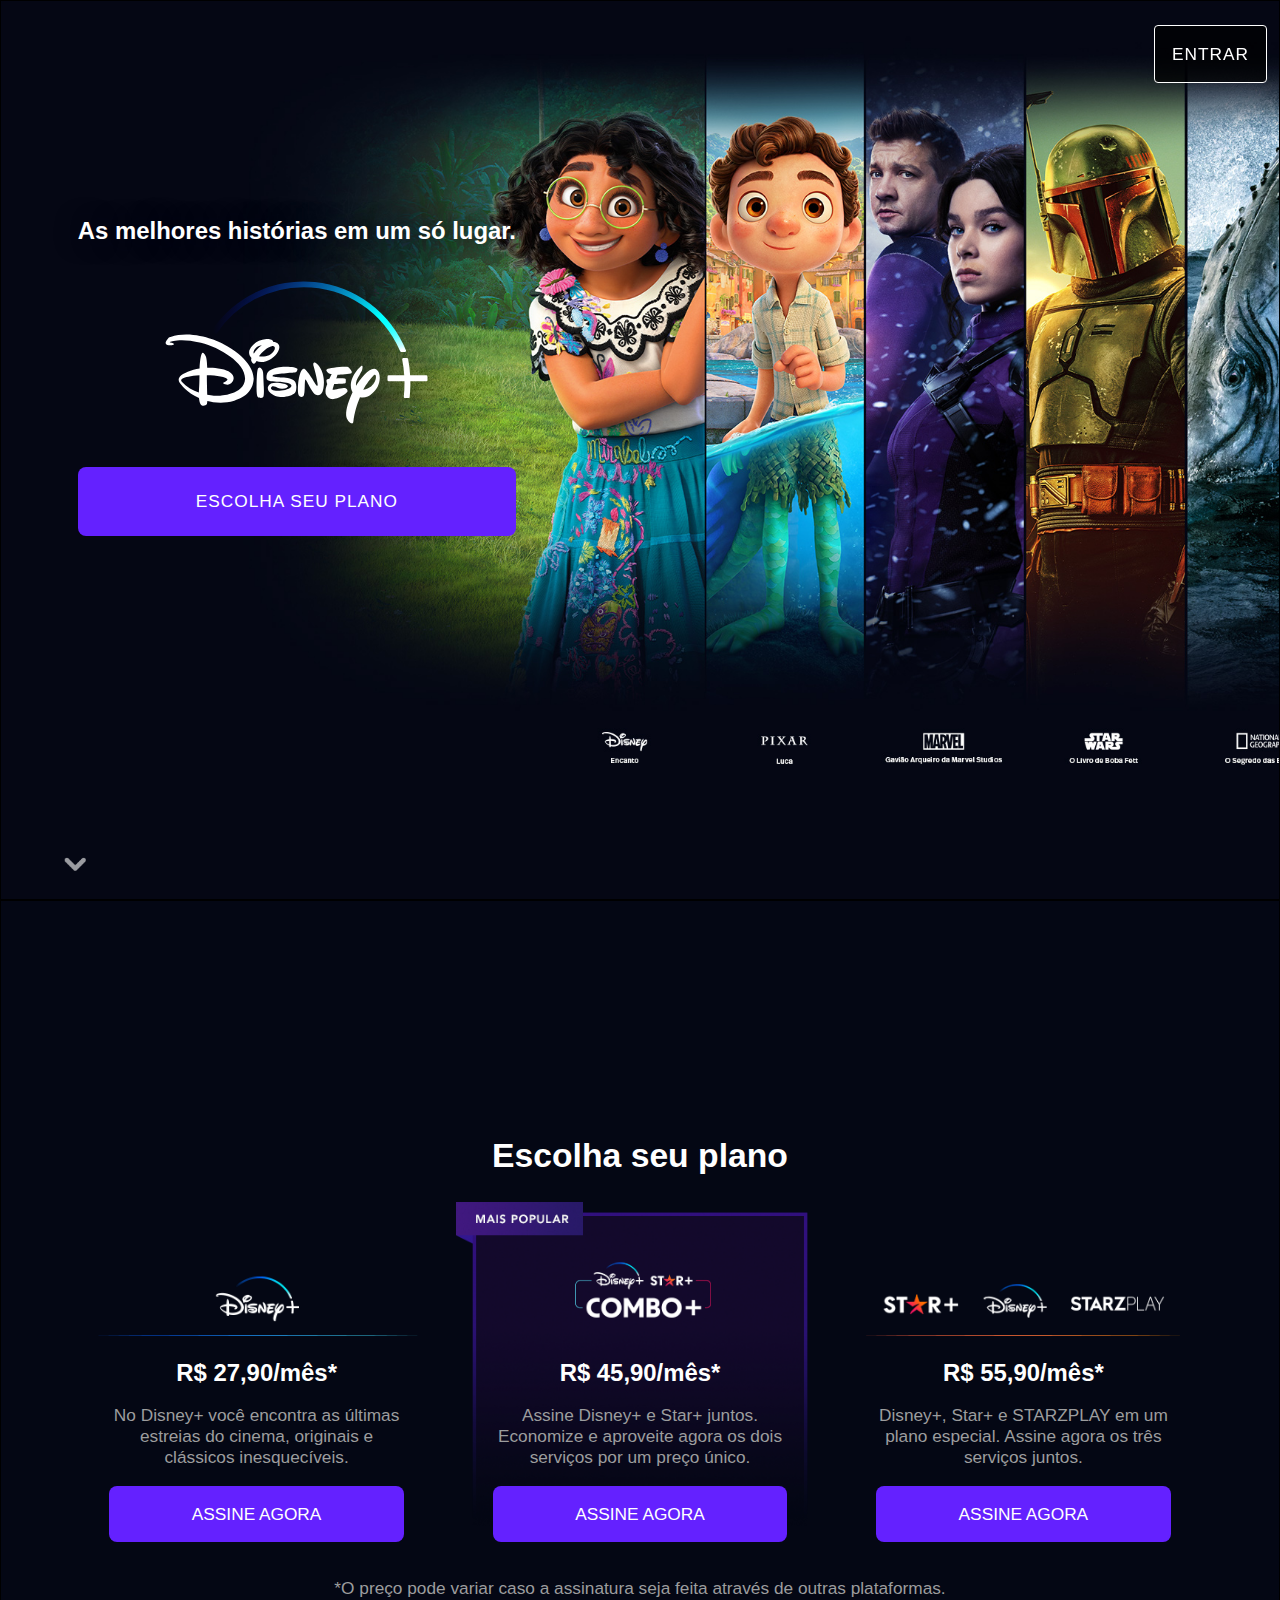
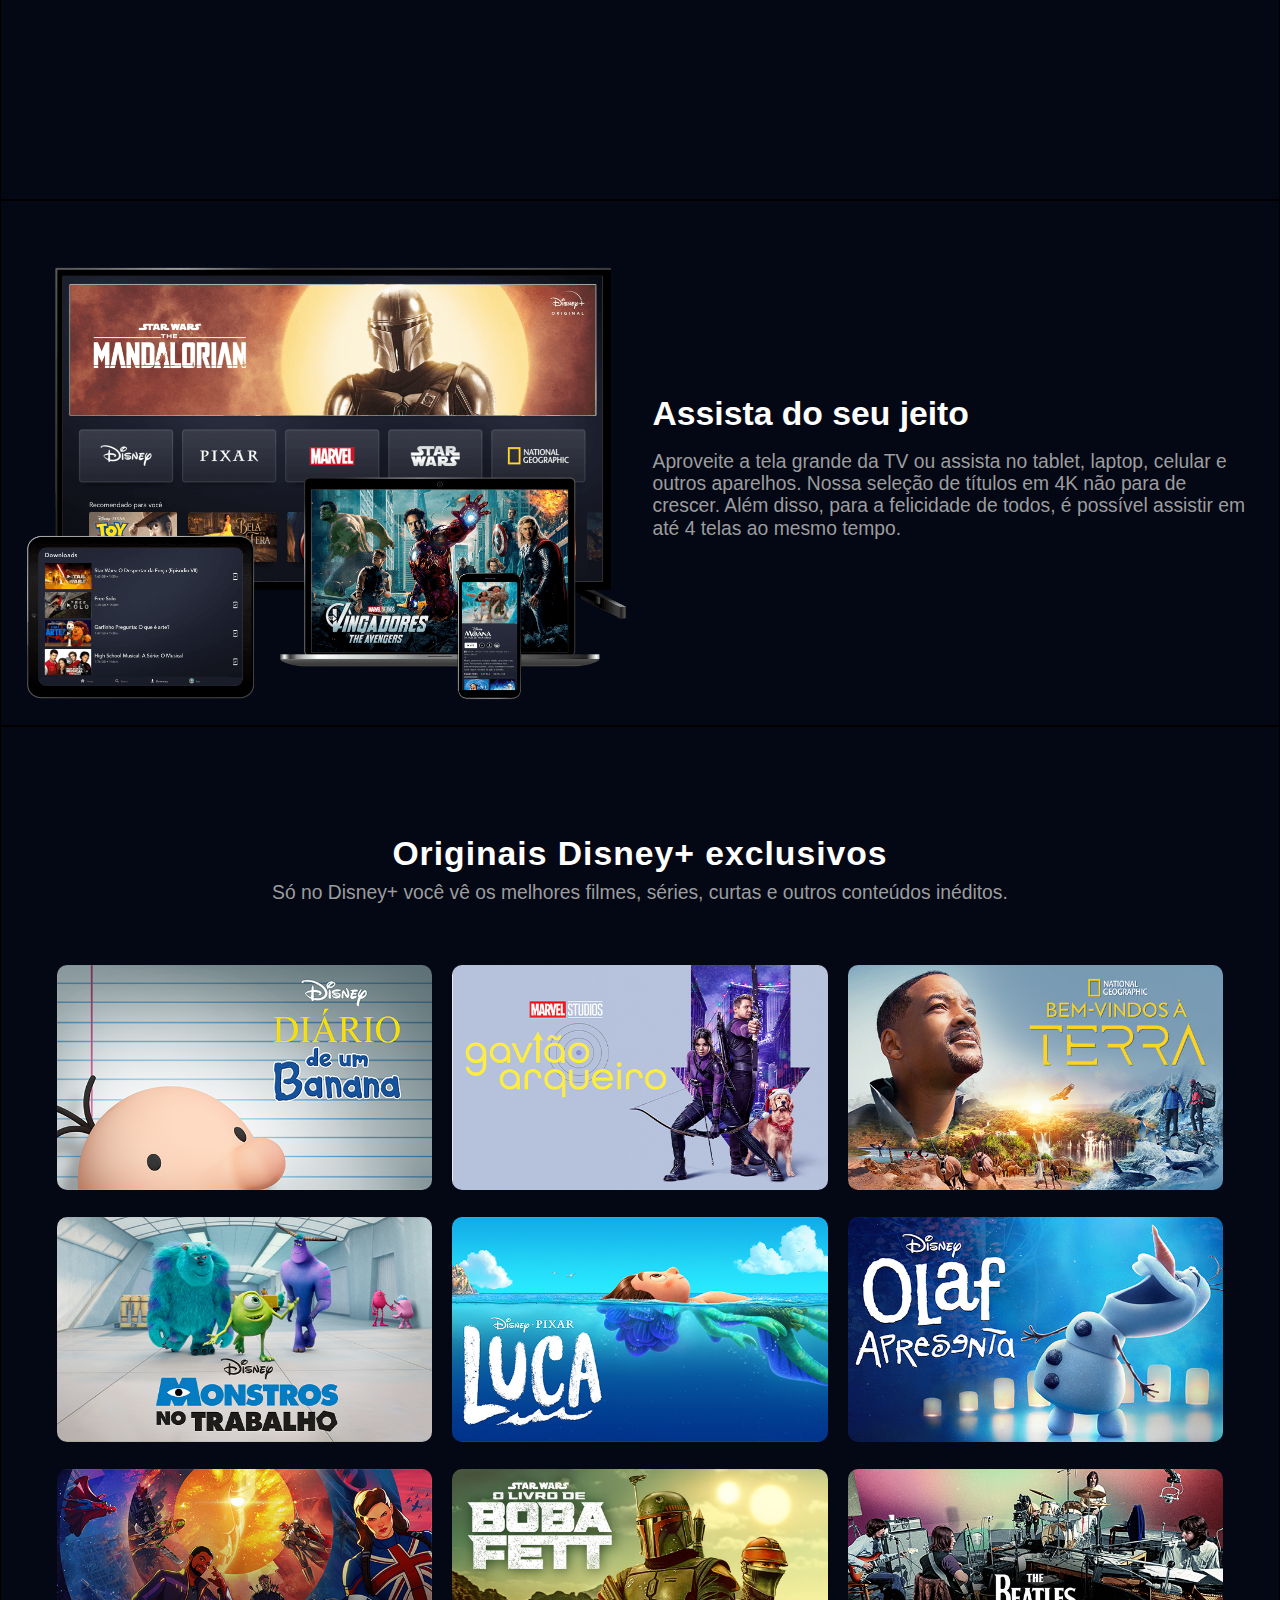
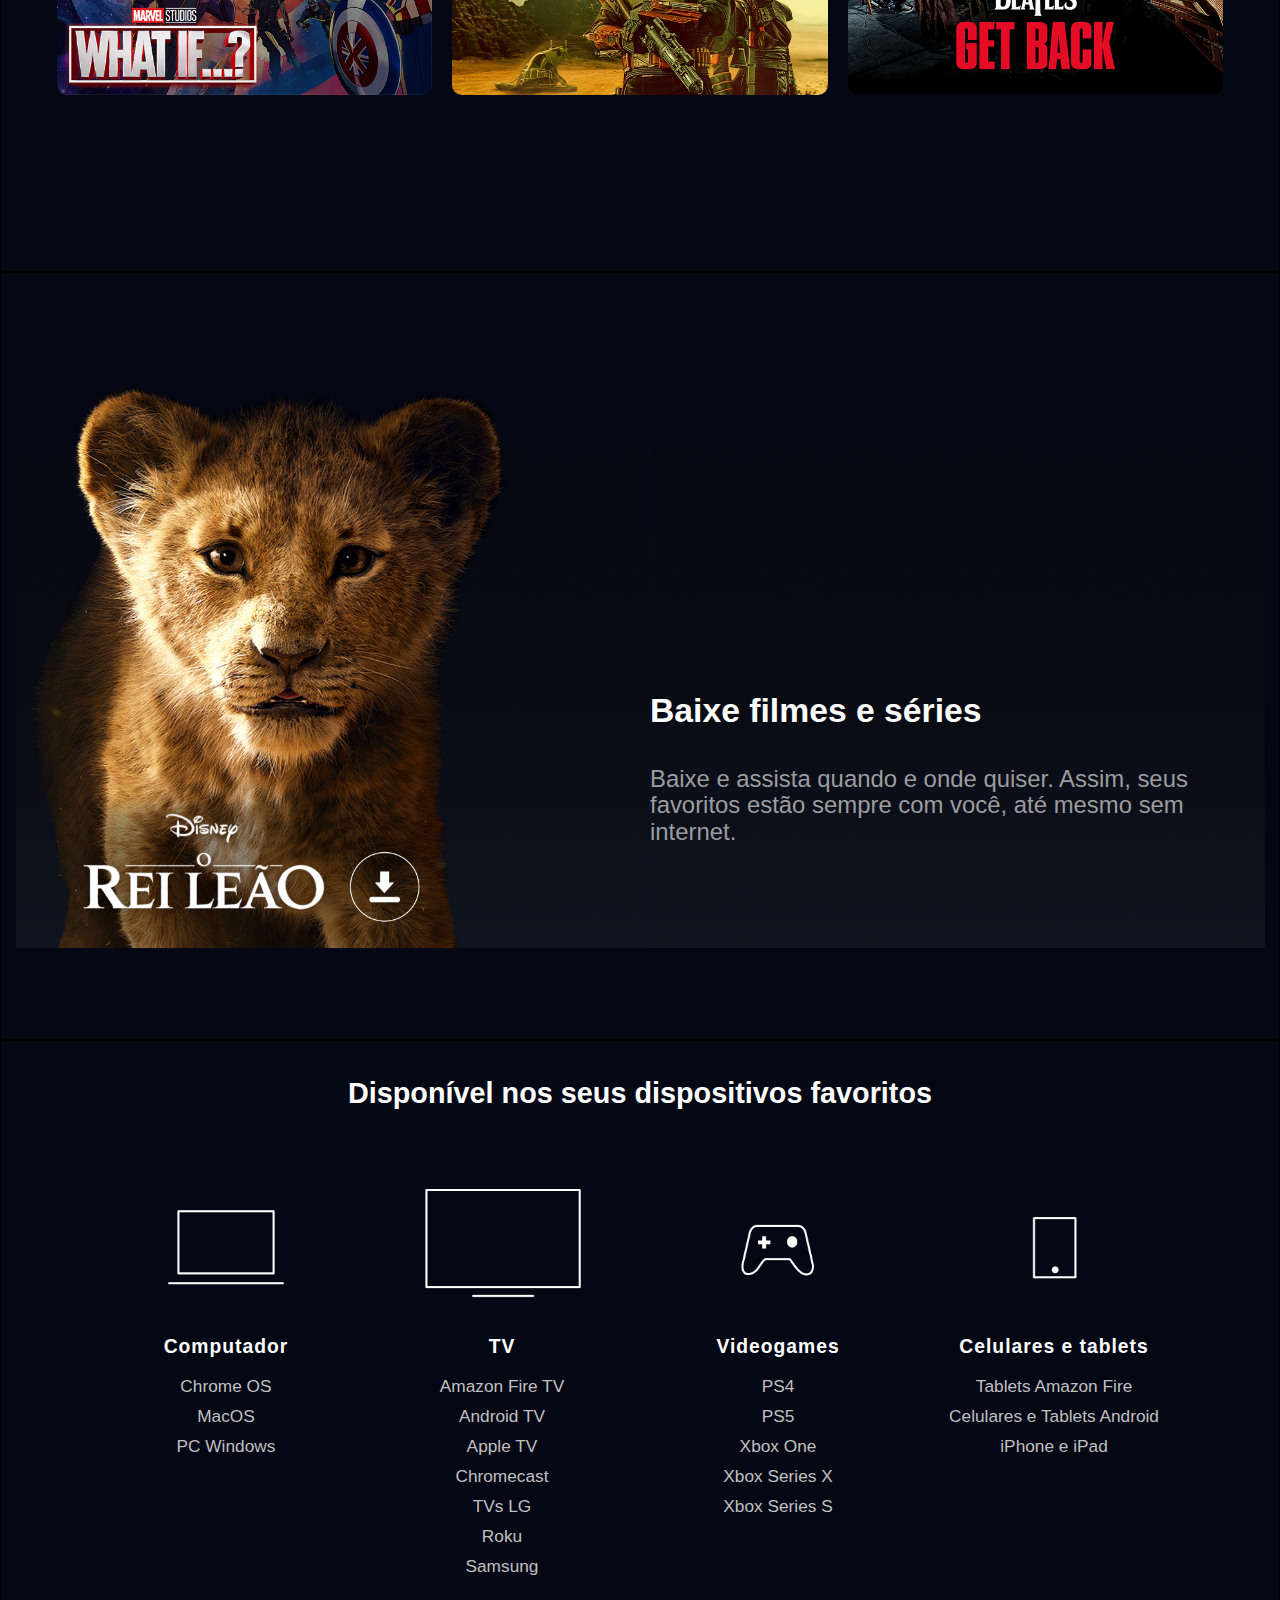
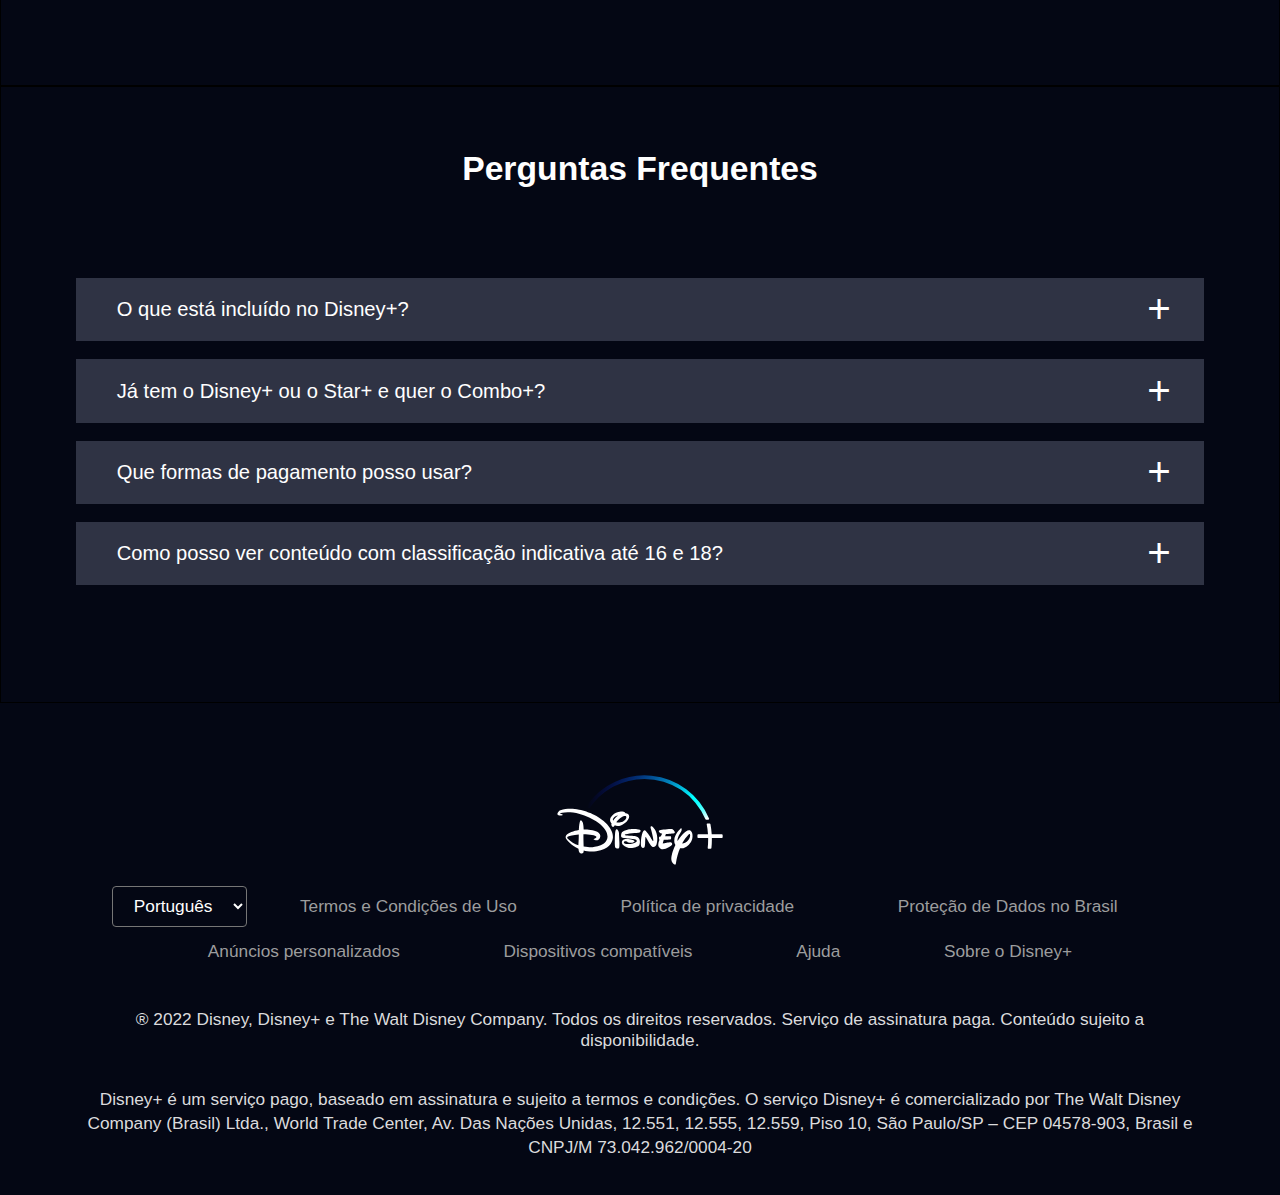
<file: srcs/DisneyByJuanAlan/index.html>
﻿<!DOCTYPE html>
<html lang="pt-BR">
    <head>
        <meta charset="utf-8">
        <meta http-equiv="X-UA-Compatible" content="IE=edge">
        <title>Disney Plus</title>
        <meta name="description" content="">
        <meta name="viewport" content="width=device-width, initial-scale=1">
        <link rel="stylesheet" href="main.css">
        <link rel="shortcut icon" href="assets/icon.ico" type="image/x-icon">
    </head>
    <body>
        <header>
            <nav id="nav">
                <div class="logonv">
                    <img src="assets/disney_logo.svg" alt="Disney"></div>

                    <div class="buttonnv">
                    <a href="#" class="assinenv">ASSINE AGORA</a>
                    <a href="#" class="enternv">ENTRAR</a></div>
            </nav>
        </header>
        <main>

            <section class="sec0">
                <div class="textsc0">
                    <h5>As melhores histórias em um só lugar.
                    </h5>
                    <div class="imgsc0">
                        <img src="assets/disney_logo.svg" alt="Disney">
                    </div>
                    <a href="#">ESCOLHA SEU PLANO</a>
                </div>

                <a class="hintsc0" onclick="changenv();">
                    <img src="assets/arrow.png" alt="Avançar">
                </a>
            </section>

            <section class="sec1" id="sec1">
                <div class="centersc1">
                    <h3>Escolha seu plano
                    </h3>
                    <ul>
                        <li>
                            <div class="imgsc1">
                            <img src="assets/disney.png" alt="Disney"></div>
                        <h5>R$ 27,90/mês*
                        </h5>
                        <p>
                            No Disney+ você encontra as últimas estreias do cinema, originais e clássicos inesquecíveis.
                        </p>
                        <a href="#">ASSINE AGORA</a>
                        </li>
                        <li>
                            <div class="imgsc1">
                            <img src="assets/disney combo.png" alt="Assine Agora"></div>
                            <h5>R$ 45,90/mês*
                            </h5>
                            <p>Assine Disney+ e Star+ juntos. Economize e aproveite agora os dois serviços por um preço único.
                            </p>
                            <a href="#">ASSINE AGORA</a>
                        </li>
                        <li>
                            <div class="imgsc1">
                            <img src="assets/disney combo_2.png" alt="Assine Agora"></div>
                            <h5>R$ 55,90/mês*
                            </h5>
                            <p>Disney+, Star+ e STARZPLAY em um plano especial. Assine agora os três serviços juntos.
                            </p>
                            <a href="#">ASSINE AGORA</a>
                        </li>
                    </ul>
                    <span>*O preço pode variar caso a assinatura seja feita através de outras plataformas.                    </span>
                </div>
            </section>

            <section class="sec2">
                <div class="imgsc2">
                    <img src="assets/devices.png" alt="Assista do Seu Jeito">
                </div>
                <div class="textsc2">
                    <h3>Assista do seu jeito
                    </h3>
                    <h6>Aproveite a tela grande da TV ou assista no tablet, laptop, celular e outros aparelhos. Nossa seleção de títulos em 4K não para de crescer. Além disso, para a felicidade de todos, é possível assistir em até 4 telas ao mesmo tempo.                    </h6>
                </div>
            </section>

            <section class="sec3">
                <h3>Originais Disney+ exclusivos
                </h3>
                <h6>Só no Disney+ você vê os melhores filmes, séries, curtas e outros conteúdos inéditos.
                </h6>
                <div class="gridsc3">
                    <div class="imgsc3"><img src="assets/original.jpg"></div>
                    
                    <div class="imgsc3"><img src="assets/original(1).jpg"></div>
                    
                    <div class="imgsc3"><img src="assets/original(2).jpg"></div>
                    
                    <div class="imgsc3"><img src="assets/original(3).jpg"></div>
                    
                    <div class="imgsc3"><img src="assets/original(4).jpg"></div>
                    
                    <div class="imgsc3"><img src="assets/original(5).jpg"></div>
                    
                    <div class="imgsc3"><img src="assets/original(6).jpg"></div>
                    <div class="imgsc3"><img src="assets/original(7).jpg"></div>
                    <div class="imgsc3"><img src="assets/original(8).jpg"></div>
                </div>
            </section>

            <section class="sec4">
                <div class="imgsc4">
                    <img src="assets/lionKing.png" alt="O rei leão">
                </div>
                <div class="textsc4">
                    <h3>Baixe filmes e séries
                    </h3>
                    <h5>Baixe e assista quando e onde quiser. Assim, seus favoritos estão sempre com você, até mesmo sem internet.                    </h5>
                </div>
            </section>

            <section class="sec5">
                <h4>Disponível nos seus dispositivos favoritos
                </h4>
                
                <ul class="ulsc6">
                    <li>
                        <div class="imglisc6">
                            <img src="assets/pc icon.png
                            " alt="PC">
                        </div>
                        <h6>Computador</h6>
                        <div class="textsc6">
                            <h6>Computador</h6>
                            <p>Chrome OS
                            </p>
                            <p>MacOS
                            </p>
                            <p>PC Windows
                            </p>
                        </div>
                    </li>

                    
                    <li>
                        <div class="imglisc6">
                            <img src="assets/tv icon.png" alt="TV">
                        </div>
                        <h6>TV</h6>
                        <div class="textsc6">
                            <h6>TV</h6>
                            <p>Amazon Fire TV</p>
                            <p>Android TV</p>
                            <p>Apple TV</p>
                            <p> Chromecast</p>
                            <p> TVs LG</p>
                            <p> Roku</p>
                            <p>Samsung</p>
                        </div>
                    </li>

                    
                    <li>
                        <div class="imglisc6">
                            <img src="assets/game icon.png" alt="CONSOLE">
                        </div>
                        <h6>Videogames</h6>
                        <div class="textsc6">
                            <h6>Videogames</h6>
                            <p>PS4</p>
                        <p>PS5</p>
                    <p>Xbox One</p>
                <p>Xbox Series X</p>
            <p>Xbox Series S</p>
                        </div>
                    </li>

                    <li>
                        <div class="imglisc6">
                            <img src="assets/celular icon.png" alt="PHONE">
                        </div>
                        <h6>Celulares e tablets
                        </h6>
                        <div class="textsc6">
                            <h6>Celulares e tablets
                            </h6>
                        <p>Tablets Amazon Fire</p>
                    <p>Celulares e Tablets Android</p>
                <p>iPhone e iPad</p>
                        </div>
                    </li>

                </ul>
            </section>

            <section class="sec6">
                <h3>Perguntas Frequentes
                </h3>
                <div class="centersc6">
                <div>
                    <button onclick="expand1();" id="buttonexp1">O que está incluído no Disney+?</button>
                    <p>O Disney+ oferece:
<br>
                        • Experiência premium sem intervalos comerciais.
                        <br>
                        • As melhores histórias da Disney, Pixar, Marvel, Star Wars e National Geographic, tudo em um só lugar.
                        <br>
                        • Groupwatch: assista junto com amigos ou familiares, mesmo separados.
                        <br>
                        • Downloads ilimitados em até 10 dispositivos compatíveis.
                        <br>
                        • Mais de 300 títulos em 4K UHD e HDR.
                        <br>
                        • A possibilidade de assistir em até 4 dispositivos compatíveis simultaneamente sem custo adicional.
                        <br>
                        • IMAX Enhanced: disponível para alguns títulos da Marvel em dispositivos compatíveis com o Disney+.</p>
                </div>
                <div>
                    <button onclick="expand2();" id="buttonexp2">Já tem o Disney+ ou o Star+ e quer o Combo+?</button>
                    <p>
                        Ao assinar o Combo+:
<br>
• O valor da sua assinatura existente (anual ou mensal) será descontado do preço do Combo+.
<br>
• Se você assina o plano mensal, o valor que você paga mensalmente será descontado do preço do Combo+.
<br>
• Se você assina o plano anual, dividiremos o valor que você já pagou em 12 vezes e descontaremos esse valor do preço do Combo+ mensalmente.
<br>
• Você vai receber um e-mail com os valores detalhados assim que finalizar o pagamento.
<br>
• Lembre-se: você pode cancelar a assinatura quando quiser.
<br>
No momento, apenas a assinatura mensal do Combo+ está disponível.
                    </p>
                </div>

                <div>
                    <button onclick="expand3();" id="buttonexp3">Que formas de pagamento posso usar?</button>
                    <p>
                        Você pode utilizar: cartão de débito, crédito, PayPal, Mercado Pago e também aplicativos de terceiros: App Store da Apple e Google Play da Google.
                    </p>
                </div>

                <div>
                    <button onclick="expand4();" id="buttonexp4">Como posso ver conteúdo com classificação indicativa até 16 e 18?</button>
                    <p>Para poder acessar o catálogo completo que inclui conteúdo com classificação indicativa até 16 e 18, todos os usuários do Disney+ na América Latina devem atualizar as configurações de controle parental do perfil. É possível restringir o conteúdo de cada perfil e também adicionar um PIN de bloqueio. Os usuários que preferirem manter a configuração atual vão continuar aproveitando o Disney+ com a classificação indicativa até 14, podendo alterá-la a qualquer momento em "Editar Perfis".
                    </p>
                </div>
                
                </div>
            </section>
        </main>
        <footer>
            <div class="imgfooter">
                <img src="assets/disney_logo.svg" alt="DISNEY">
            </div>
            <div class="linksfooter">
                <select name="language" id="language"><option value="Português"><p>Português</p></option>
                <option value="English"><p>English</p></option></select>
                <a href="#">   Termos e Condições de Uso</a>
                <a href="#">   Política de privacidade</a>
                <a href="#">   Proteção de Dados no Brasil</a>
                <a href="#">   Anúncios personalizados</a>
                <a href="#">   Dispositivos compatíveis</a>
                <a href="#">  Ajuda</a>
              <a href="#">  Sobre o Disney+</a>
            </div>
            <span class="footer1">
                ® 2022 Disney, Disney+ e The Walt Disney Company. Todos os direitos reservados. Serviço de assinatura paga. Conteúdo sujeito a disponibilidade.
            </span>
            <span class="footer2">
                
                Disney+ é um serviço pago, baseado em assinatura e sujeito a termos e condições. O serviço Disney+ é comercializado por The Walt Disney Company (Brasil) Ltda., World Trade Center, Av. Das Nações Unidas, 12.551, 12.555, 12.559, Piso 10, São Paulo/SP – CEP 04578-903, Brasil e CNPJ/M 73.042.962/0004-20
            </span>
        </footer>
        
        <script src="main.js"></script>
    </body>
</html>
</file>
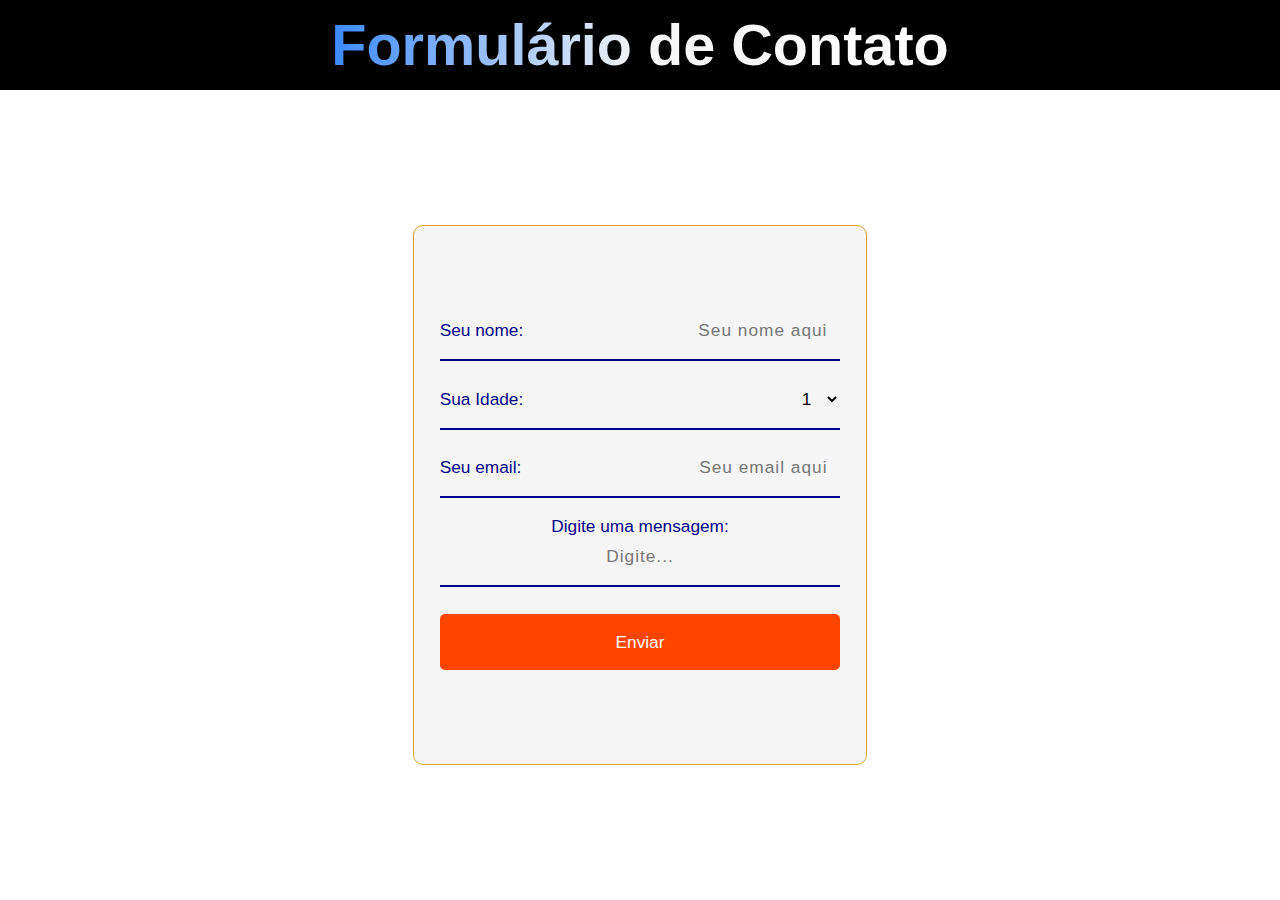
<file: srcs/Form/index.html>
﻿<!DOCTYPE html>
<html lang="pt-br">
    <head>
        <title>Formulário de Contato</title>
        <meta charset="utf-8">
        <meta name="viewport" content="width=device-width, initial-scale=1">
        <link rel="stylesheet" href="main.css" type="text/css">
        <meta name="msapplication-TileColor" content="#ffffff">
        <meta name="theme-color" content="#daa520">
    </head>
    <body>
        <header>
<div class="h1">
            <h1>Formulário
                de Contato
            </h1></div>
        </header>
        <main>
            <form action="contato.html" method="post">
                <div class="labelin">
                    <label for="name">Seu nome: </label>
                    <input type="text" name="name" id="name" placeholder="Seu nome aqui" required>
                </div>
                <div class="labelin">
                    <label for="idade">Sua Idade: </label>
                    <select name="idade" id="idade" required>
                        <option value="1">1</option>
                        <option value="2">2</option>
                        <option value="3">3</option>
                        <option value="4">4</option>
                        <option value="5">5</option>
                        <option value="6">6</option>
                        <option value="7">7</option>
                        <option value="8">8</option>
                        <option value="9">9</option>
                        <option value="10">10</option>
                        <option value="11">11</option>
                        <option value="12">12</option>
                        <option value="13">13</option>
                        <option value="14">14</option>
                        <option value="15">15</option>
                        <option value="16">16</option>
                        <option value="17">17</option>
                        <option value="18">18</option>
                        <option value="18+">18+</option>
                    </select>
                </div>
                <div class="labelin">
                    <label for="email">Seu email: </label>
                    <input type="email" name="email" id="email" placeholder="Seu email aqui" required>
                </div>
                <div class="labelin">
                    <label for="mensagem">Digite uma mensagem: </label>
                    <input type="text" id="mensagem" name="mensagem" required placeholder="Digite...">
                </div>
                    <input type="submit" value="Enviar">
            </form>
        </main>
        <footer>
            
        </footer>
    </body>
</html>
</file>
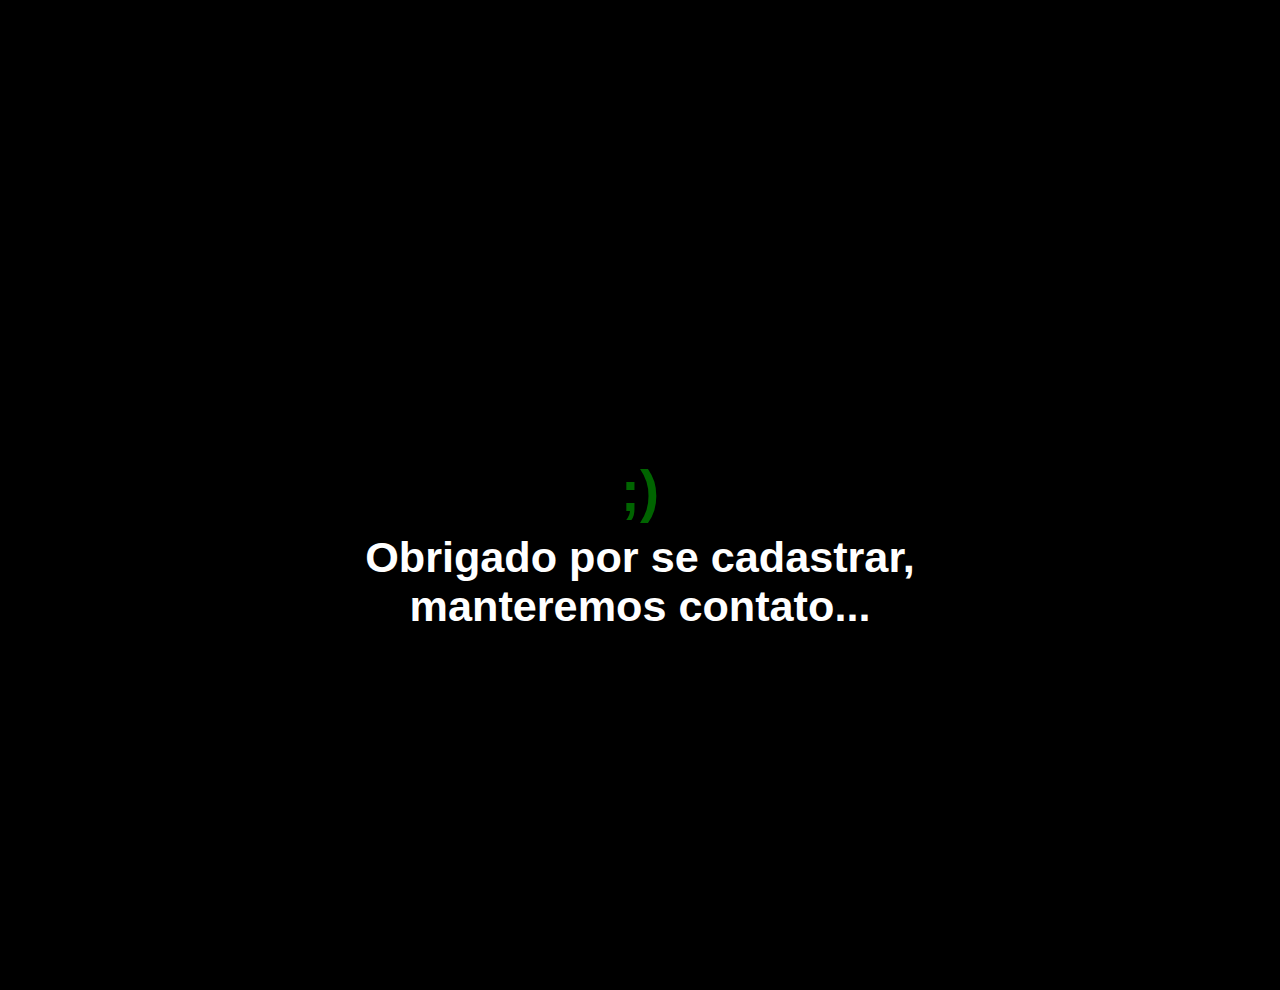
<file: srcs/Form/contato.html>
<!DOCTYPE html>
<html lang="pt-br">
    <head>
        <title>Obrigado</title>
        <meta charset="utf-8">
        <meta name="viewport" content="width=device-width, initial-scale=1">
        <link rel="stylesheet" href="main.css" type="text/css">
        <meta name="msapplication-TileColor" content="#ffffff">
        <meta name="theme-color" content="#daa520">
    </head>

    <body>
        <header>

        </header>
        <main class="contact">
            <h1>;)</h1>
            <h2>Obrigado por se cadastrar, manteremos contato...</h2>
        </main>
        <footer>

        </footer>
    </body>
</html>
</file>
<file: srcs/DisneyByJuanAlan/main.css>
section{
    border: 1px solid black;
}


/**FIM DO BORDER */

/*MAIN CSS */

nav{
    display: flex;
    height: 12vh;
    width: 100%;
    z-index: 99;
    position: fixed;
    align-items: center;
    background: transparent;
    transition: background .4s ease-in-out;
}

.logonv{
    width: 15%;
    height: 70%;
    margin: 0% 2%;
}

.buttonnv{
    width: 80%;
    height: 100%;
    display: flex;
    justify-content: flex-end;
    align-items: 
    center;
}

nav .assinenv{
    outline: 0;
    opacity: 0;
    transition: opacity .5s ease-in-out;
    padding: 1em 1em;
    border-radius: 5px;
    background: blue;
    color: white;
    text-decoration: none;
    font-weight: 300;
    letter-spacing: 1px;
    transition: background .4s ease-out;
}

nav .assinenv:hover{
    background: rgb(0, 119, 255);
}

nav .enternv{
    margin-left: 1%;
    outline: 0;
    opacity: 1;
    padding: 1em 1em;
    border-radius: 4px;
    border: 1px solid white;
    background: rgba(0, 0, 0, 0.7);
    color: white;
    text-decoration: none;
    font-weight: 500;
    letter-spacing: 1px;
    transition: background .2s ease-out;
    transition: color .2s ease-out;
}

nav .enternv:hover{
    background: white;
    color: #040714;
}


nav .logonv{
    opacity: 0;
    transition: opacity .2s ease-in-out;
}

.navbg{
    background: #040714!important;
}

.navbg .assinenv{
    opacity: 1!important;
}

.navbg .enternv{
    opacity: 1!important;
}

.navbg .logonv{
    opacity: 1!important;
}


.sec0{
    height: 100vh;
    position: relative;
    display: block;
    width: 100%;
    background: url("assets/background\ pc.jpg");
    background-size: cover;
    background-position-y: 0%;
    background-position-x: 80%;
}

.textsc0{
    display: flex;
    flex-direction: column;
    text-align: center;
    align-items: center;
    justify-content: space-around;
    margin-top: 22vh;
    margin-left: 5vw;
    min-width: 30%;
    width: fit-content;
    height: fit-content;
    color: white;
    padding: 1vh 1vw;
}

.textsc0 h5{
    margin-top: 1vh;
    text-shadow: 0 0 24px #040714;
}

.imgsc0{
    height: 80%;
    width: 60%;
    margin: 4vh 0;
}

.textsc0 a{
    display: block;
    width: 100%;
    text-align: center;
    text-decoration: none;
    color: white;
    font-weight: 500;
    letter-spacing: 1px;
    padding: 1.4em 1em;
    background: #6421ff;
    border-radius: 8px;
    transition: background .5s ease-out;
}

.textsc0 a:hover{
    background: #763cff;
}

.hintsc0{
    opacity: 0.6;
    cursor: pointer;
    position: absolute;
    top: 95%;
    left: 5%;
    height: 1.2em;
    width: fit-content;
    animation: hintsc0 1s ease-out infinite;
}

.hintsc0 img{
    transform: rotate(180deg);
}

@keyframes hintsc0 {
    0%{
        transform: translateY(0%);
    }
    20%{
        transform: translateY(-50%);
    }
    50%{
        transform: translateY(0%);
    }
    80%{
        transform: translateY(20%);
    }

    100%{
        transform: translateY(0%);
    }
}

.sec1{
    min-height: 100vh;
    height: fit-content;
    width: 100%;
    display: flex;
    justify-content: center;
    align-items: center;
    background: #040714;
}

.centersc1{
    margin-top: 4vh;
    width: 90%;
    height: fit-content;
}

.centersc1 h3{
    color: white;
    margin: 2vh 0;
    text-align: center;
}

.centersc1 ul{
    list-style-type: none;
    display: flex;
    align-items:flex-end;
    width: 100%;
    min-height: auto;
    height: fit-content;
    flex-wrap: wrap;
}

.centersc1 ul li{
    text-align: center;
    width: 32%;
    min-height: 100%;
    margin: 1vh auto;
    display: flex;
    flex-direction: column;
    align-items: center;
}

.centersc1 ul li h5{
    color: white;
    text-align: center;
    margin: 1vh 0;
}

.centersc1 ul li p{
    color: #9C9D9E;
    text-align: center;
    margin: 1vh 10%;
}

.centersc1 ul li a{
    color: white;
    padding: 1em 2em;
    margin: 1vh 0;
    display: block;
    width: 80%;
    border-radius: 8px;
    text-decoration: none;
    background: #6421ff;
    text-align: center;
}
.centersc1 ul li a:hover{
    background: #6c2ffa;
}

.centersc1 ul li:nth-child(2){
    text-align: center;
    background: url("assets/mold.png") top;
    background-size: contain;
    background-repeat: no-repeat;
    padding-top: 4vh;
}

.centersc1 span{
    display: block;
    min-width: 50%;
    width: fit-content;
    margin: 2vh auto;
    color: #9C9D9E;
    text-align: center;
}

.sec2{
    display: flex;
    justify-content: center;
    align-items: center;
    width: 100%;
    min-height: 30vh;
    height: fit-content;
    padding: 2vh 1vw;
    background: #040714;
    flex-wrap: wrap;
}

.imgsc2{
    width: 48%;
    margin-right: 2%;
}

.textsc2{
    width: 48%;
    height: fit-content;
}

.textsc2 h3{
    color: white;
    margin: 2vh 0;
}

.textsc2 h6{
    font-weight: lighter;
    margin: 1vh 0;
    color: #9C9D9E;
    line-height: 115%;
}

.sec3{
    width: 100%;
    min-height: 100vh;
    height: fit-content;
    padding: 12vh 2vw;
    background: #040714;
}

.sec3 h3{
    letter-spacing: 1px;
    text-align: center;
    color: white;
    font-weight: bolder;
}

.sec3 h6{
    font-weight: lighter;
    text-align: center;
    display: block;
    width: 80%;
    color: #9C9D9E;
    margin: 1vh 10%;
}

.gridsc3{
    display: grid;
    margin: 5% 2.5%;
    width: 95%;
    height: 70%;
    grid-template-columns: 1fr 1fr 1fr;
    grid-template-rows: 1fr 1fr 1fr;
    gap: 20px;
}

.imgsc3{
    width: fit-content;
    height: fit-content;
}

.imgsc3 img{
    border-radius: 10px;
}

.sec4{
    background: #040714;
    min-height: 40vh;
    padding: 2vh 1vw;
    width: 100%;
    display: flex;
    height: fit-content;
    align-items: center;
    justify-content: center;
    position: relative;
}

.imgsc4{
    display: flex;
    justify-content: center;
    width: 100%;
}

.imgsc4 img{
    object-fit: cover;
}

.textsc4{
    top: 50%;
    left: 50%;
    position: absolute;
    width: 45%;
    min-height: 20%;
    height: fit-content;
}

.textsc4 h3{
    color: white;
    margin: 4vh 10px;
}

.textsc4 h5{
    color: #9C9D9E;
font-weight: 100;
    margin: 1vh 10px;
    line-height: 110%;
}

.sec5{
    background: #040714;
    display: flex;
    flex-direction: column;
    align-items: center;
    min-height: 50vh;
    height: fit-content;
    width: 100%;
    padding: 2vh 2vw;
}

.sec5 h4{
    text-align: center;
    margin: 2vh 0;
    color: white;
}

.ulsc6{
    min-height: 20vh;
    height: fit-content;
    width: 90%;
    display: flex;
    list-style-type: none;
    justify-content: space-around;
    margin: 4vh 0;
}

.ulsc6>li{
    display: flex;
    flex-direction: column;
    align-items: center;
    justify-content: space-around;
    min-width: 20%;
    width: fit-content;
    height: fit-content;
    align-items: center;
}

.ulsc6>li>.imglisc6{
    width: 100%;
    height: 50%;
    margin: 1vh 0;
}

.ulsc6>li>h6{
    color: white;
    text-align: center;
    font-weight: bolder;
    letter-spacing: 1px;
    margin: 1vh 0;
    display: block;
}

.ulsc6>li>.textsc6 h6{
    display: none;
}

.ulsc6>li>.textsc6{
    text-align: center;
    color: silver;
    font-weight: lighter;
    margin-bottom: 5vh;
}

.ulsc6>li>.textsc6>p{
    margin: 1vh 0;
    transition: color .5s ease;
}

.ulsc6>li>.textsc6>p:hover{
    color: white;
}

.sec6{
    display: flex;
    flex-direction: column;
    align-items: center;
    justify-content: center;
    padding: 2vh 1vw;
    width: 100%;
    min-height: 40vh;
    height: fit-content;
    background: #040714;
}

.sec6 h3{
    color: white;
    margin: 5vh 0;
}

.centersc6{
    display: flex;
    flex-wrap: wrap;
    height: fit-content;
    justify-content: center;
    width: 90%;
    margin: 4vh 0 10vh 0;
}

.centersc6>div{
    display: block;
    width: 100%;
}

.centersc6>div>button{
    padding: 1em 2em;
    display: flex;
    align-items: center;
    width: 100%;
    color: white;
    text-align: start;
    font-size: 0.7em;
    background: #2f3344;
    cursor: pointer;
    position: relative;
    border: 0;
    margin: 1vh 0;
}

.centersc6>div>button::after{
    content: '+'!important;
    position: absolute;
    left: 95%;
    font-size: 2em;
    width: 2%;
    height: fit-content;
}

.centersc6>div>.btnexp{
    margin: 1vh 0 0 0;
}

.centersc6>div>.btnexp::after{
    content: '-'!important;
    position: absolute;
    left: 95%;
    font-size: 2.4em;
    width: 2%;
    height: fit-content;
}

.centersc6>div>p{
    opacity: 0;
    transition: opacity .5s ease;
    display: none;
    padding: 1vh 1vw;
    margin-bottom: 2vh;
    background:#2f3344;
    color: white;
    line-height: 120%;
}

footer{
    display: flex;
    flex-direction: column;
    align-items: center;
    width: 100%;
    padding: 2vh 1vw;
    height: fit-content;
    background:#040714;
}

.imgfooter{
    margin-top: 6vh;
    width: fit-content;
    height: 10vh;
}

.linksfooter{
    display: flex;
    flex-wrap: wrap;
    min-height: 10vh;
    height: fit-content;
    width: 90%;
    justify-content: center;
    align-items: center;
    margin: 2vh 0;
}

.linksfooter select{
    margin: 1vh 0;
    background: #040714;
    outline: 0;
    border-radius: 4px;
    padding: 0.5em 1em;
    margin: 0px 1px;
    color: white;
}

.linksfooter option{
    background: white;
    color: black;
}

.linksfooter a{
    margin: 1vh 0;
    padding: 0em 3em;
    text-decoration: none;
    color: #9C9D9E;
    transition: color .2s ease;
}

.linksfooter a:hover{
    color: #fafafa;
}

footer span{
    color: #DBDBDD;
}

.footer1{
    margin: 2vh 5%;
    text-align: center;
    font-weight: lighter;
    line-height: 120%;
}

.footer2{
    margin: 2vh 5%;
    text-align: center;
    line-height: 140%;
    font-weight: lighter;
}

/**END MAIN CSS */

*{
    margin: 0;
    padding: 0;
    box-sizing: border-box;
    font-family:Verdana, Geneva, Tahoma, sans-serif;
}

/**BOOT CSS */

p,span, a,select{    
    font-size: 0.6rem;
}

img{
    object-fit:contain;
    max-width: 100%!important;
    height: 100%;
    width: auto;
}

@media only screen and (max-width: 575px) {
    /**small phones */
    html{
        font-size: 1rem;
    }

    nav .enternv, nav .assinenv{
        margin: 0 4%;
        padding: 2.2em 2em;
    }
    .sec0{
        background: url("assets/background.jpg");
        background-size: cover;
        background-position-y: top;
        display: flex;
        justify-content: center;
        align-items: center;
    }
    .textsc0{
        margin-top: 10vh;
        margin-left: 0;
        width: 100%;
        height: 40%;
        font-size: 1.4em;
        padding: 0 0;
    }

    .textsc0 a{
        margin: 0;
        width: 90%;
            padding: 1.5em 0.5em;
    }

    .imgsc0{
        width: 80%;
        height: 40%;
    }
    .hintsc0{
        top: 80%;
        margin: 0 45%;
        display: block;
        width: 10%;
        height: 2vh;
    }
    .centersc1 ul li{
        width: 100%;}
        .centersc1 ul li p{
            margin: 0vh 20%;
        }
    .imgsc2{
        width: 100%;
    }
    .textsc2{
        width: 100%;
    }
    .gridsc3{
        grid-template-columns: 1fr 1fr;
        width: 100%;
        margin: 0;
        height: 80%;
    }
    .gridsc3 .imgsc3:nth-child(9){display: none;}
    .sec4{
        flex-wrap: wrap;
    }
    .textsc4{width: 40%;
    left: 50%;
top: 5%;
margin: 1vh 0;
font-weight: bolder;}

.ulsc6{flex-wrap: wrap;}
.ulsc6>li{
    width: 100%;
}
}


@media only screen and (min-width: 576px) and (max-width: 768px){
    /**BIG PHONES */
    html{
        font-size: 1.2rem;
    }
    .centersc1 ul li{
        width: 100%;}
        .centersc1 ul li p{
            margin: 0vh 20%;
        }
    .sec0{
        background: url("assets/background.jpg");
        background-size: cover;
        background-position-y: top;
        display: flex;
        justify-content: center;
        align-items: center;
    }
    .textsc0{
        margin-top: 0;
        margin-left: 0;
        width: 80%;
        height: 70%;
        font-size: 1.5em;
    }
    .textsc0 a{
        padding: 1.5em 0.5em;
    }
    .imgsc0{
        width: 80%;
        height: 40%;
    }
    .hintsc0{
        top: 88%;
        margin: 0 40%;
        display: block;
        width: 20%;
        height: 4vh;
    }
    .footer1 h6{
        font-size: 100%;
    }
    .footer2 h6{
        font-size: 100%;
    }
    .textsc4{
top: 10%;}
    .gridsc3{
        grid-template-columns: 1fr 1fr;
        width: 100%;
        margin: 0;
        height: 80%;
    }
    .gridsc3 .imgsc3:nth-child(9){display: none;}
}


@media only screen and (min-width: 768px) and (max-width: 991px) {
    /**Big Tablets */
    html{
        font-size: 1.4rem;
    }
    .sec0{
        background: url("assets/background.jpg");
        background-size: cover;
        background-position-y: top;
        display: flex;
        justify-content: center;
        align-items: center;
    }
    .textsc0{
        margin-top: 12vh;
        min-width: 80%;
        width: fit-content;
        height: 40%;
    }
    .textsc0 h5{
        font-size: 120%;
    }
    .hintsc0{
        left: 50%;
        height: 3em;
            top: 90%;
    }

    .footer1 h6{
        font-size: 100%;
    }
    .footer2 h6{
        font-size: 100%;
    }
}

@media only screen and (min-width: 992px) and (max-width: 1199px){
    /**DESKTOP */
    html{
        font-size: 1.6rem;
    }
}

@media only screen and (min-width: 1200px) and (max-width: 1679px){
    /**DESKTOP MEDIUM */
    html{
        font-size: 1.8rem;
    }
    
}

@media only screen and (min-width: 1680px) {
    /**BIG DESKTOP */
    html{
        font-size: 2rem;
    }
}

@media only screen and (min-width: 2080px) {
    /**BIG THAN DESKTOP */
    html{
        font-size: 2.5rem;
    }
}


@media only screen and (min-width: 3000px) {
    /**EXTRA LARGUE DESKTOP */
    html{
        font-size: 3rem;
    }
}
</file>
<file: srcs/Form/main.css>
*{
    margin: 0;
    padding: 0;
    box-sizing: border-box;
    font-family: Verdana, Geneva, Tahoma, sans-serif;
}

header{
    height: 10vh;
    width: 100%;
    background: black;
    text-align: center;
    display: flex;
    justify-content: center;
    align-items: center;
}

.h1{
    background-image: linear-gradient(to right, rgb(59, 137, 253),whitesmoke, white);
    background-size: 100% 50px;
    -webkit-text-fill-color: transparent;
    -webkit-background-clip: text;
    background-clip: text;
    -webkit-animation: stripes 2s linear infinite;
    animation: stripes 2s linear infinite;
}

header h1{
    color: rgba(255, 255, 255, 0.5);
}

main{
    min-height: 90vh;
    height: fit-content;
    width: 100%;
    display: grid;
    place-content: center;
}


form{
    display: flex;
    flex-direction: column;
    align-items: center;
    justify-content: center;
    border: 1px solid goldenrod;
    padding: 6vh 2vw;
    min-width: 40%;
    width: fit-content;
    min-height: 60vh;
    height: fit-content;
    border-radius: 10px;
    background: whitesmoke;
}

.labelin{
    margin: 1vh 0;
    display: flex;
    width: 100%;
    justify-content: space-between;
    height: fit-content;
    align-items: center;
    padding-bottom: 1vh;
    border-bottom: 2px solid darkblue;
}

.labelin label{
    font-weight: 500;
    color: darkblue;
    transition: letter-spacing 1s ease;
}

form .labelin:nth-child(4){
    display: flex;
    flex-wrap: wrap;
    justify-content: center;
    height: fit-content;
    width: 100%;
}

.labelin input{
    padding: 1vh 1vw;
    outline: 0;
    text-align: end;
    letter-spacing: 1px;
    background: whitesmoke;
    border: 0;
}

form .labelin:nth-child(4) input {
    text-orientation: upright;
    height: fit-content;
    text-align: center;
    padding: 1vh 0;
    width: 100%;
}

.labelin select{
    border: 0;
    background: whitesmoke;
    padding: 1vh 1vw;
    text-align: end;
}

.labelin select option{
    background: darkblue;
    color: white;
    padding: 10px 0;
}
.labelin input:hover{
    border: 0;
    background: whitesmoke;
}

.labelin label:hover{
    letter-spacing: 4px;
}

input[type='submit']{
    margin: 2vh 1em;
    cursor: pointer;
    border-radius: 5px;
    padding: 1em 2em;
    display: block;
    outline: 0;
    background: orangered;
    font-weight: 500;
    transition: background 1s ease;
    border: 0;
    letter-spacing: px;
    color: white;
    width: 100%;
}

input[type='submit']:hover{
    background: orange;
}

.contact{
    width: 100%;
    background: black;
    height: 100vh;
    display: grid;
    place-content: center;
    text-align: center;
}

.contact h1{
    margin: 1vh 10%;
    color: darkgreen;
}

.contact h2{
    margin: 0 20%;
    text-align: center;
    color: white;
}

/**BOOT CSS */

p,span, a,select,label,input{    
    font-size: 0.6rem;
}


img{
    object-fit:contain;
    max-width: 100%!important;
    height: 100%;
    width: auto;
}

@media only screen and (max-width: 575px) {
    /**small phones */
    html{
        font-size: 1rem;
    }
    form{
        display: flex;
        flex-direction: column;
        align-items: center;
        justify-content: center;
        border: 0;
        padding: 0vh 0vw;
        min-width: 90vw!important;
        width: 90vw!important;
        min-height: 80vh;
        border-radius: 0px;
        background: white;
        box-shadow: 0 0 0px black;
        font-size: 100%;
    }
    .labelin{justify-content: space-between;}
    .labelin input, .labelin select{
        background: white;
    }
    h1{
        font-size: 80%;
    }
}


@media only screen and (min-width: 576px) and (max-width: 768px){
    /**BIG PHONES */
    html{
        font-size: 1.2rem;
    }
}


@media only screen and (min-width: 768px) and (max-width: 991px) {
    /**Big Tablets */
    html{
        font-size: 1.4rem;
    }
}

@media only screen and (min-width: 992px) and (max-width: 1199px){
    /**DESKTOP */
    html{
        font-size: 1.6rem;
    }
}

@media only screen and (min-width: 1200px) and (max-width: 1679px){
    /**DESKTOP MEDIUM */
    html{
        font-size: 1.8rem;
    }
    
}

@media only screen and (min-width: 1680px) {
    /**BIG DESKTOP */
    html{
        font-size: 2rem;
    }
}


@media only screen and (min-width: 2080px) {
    /**BIG THAN DESKTOP */
    html{
        font-size: 2.5rem;
    }
}


@media only screen and (min-width: 3000px) {
    /**EXTRA LARGUE DESKTOP */
    html{
        font-size: 3rem;
    }
}
</file>
